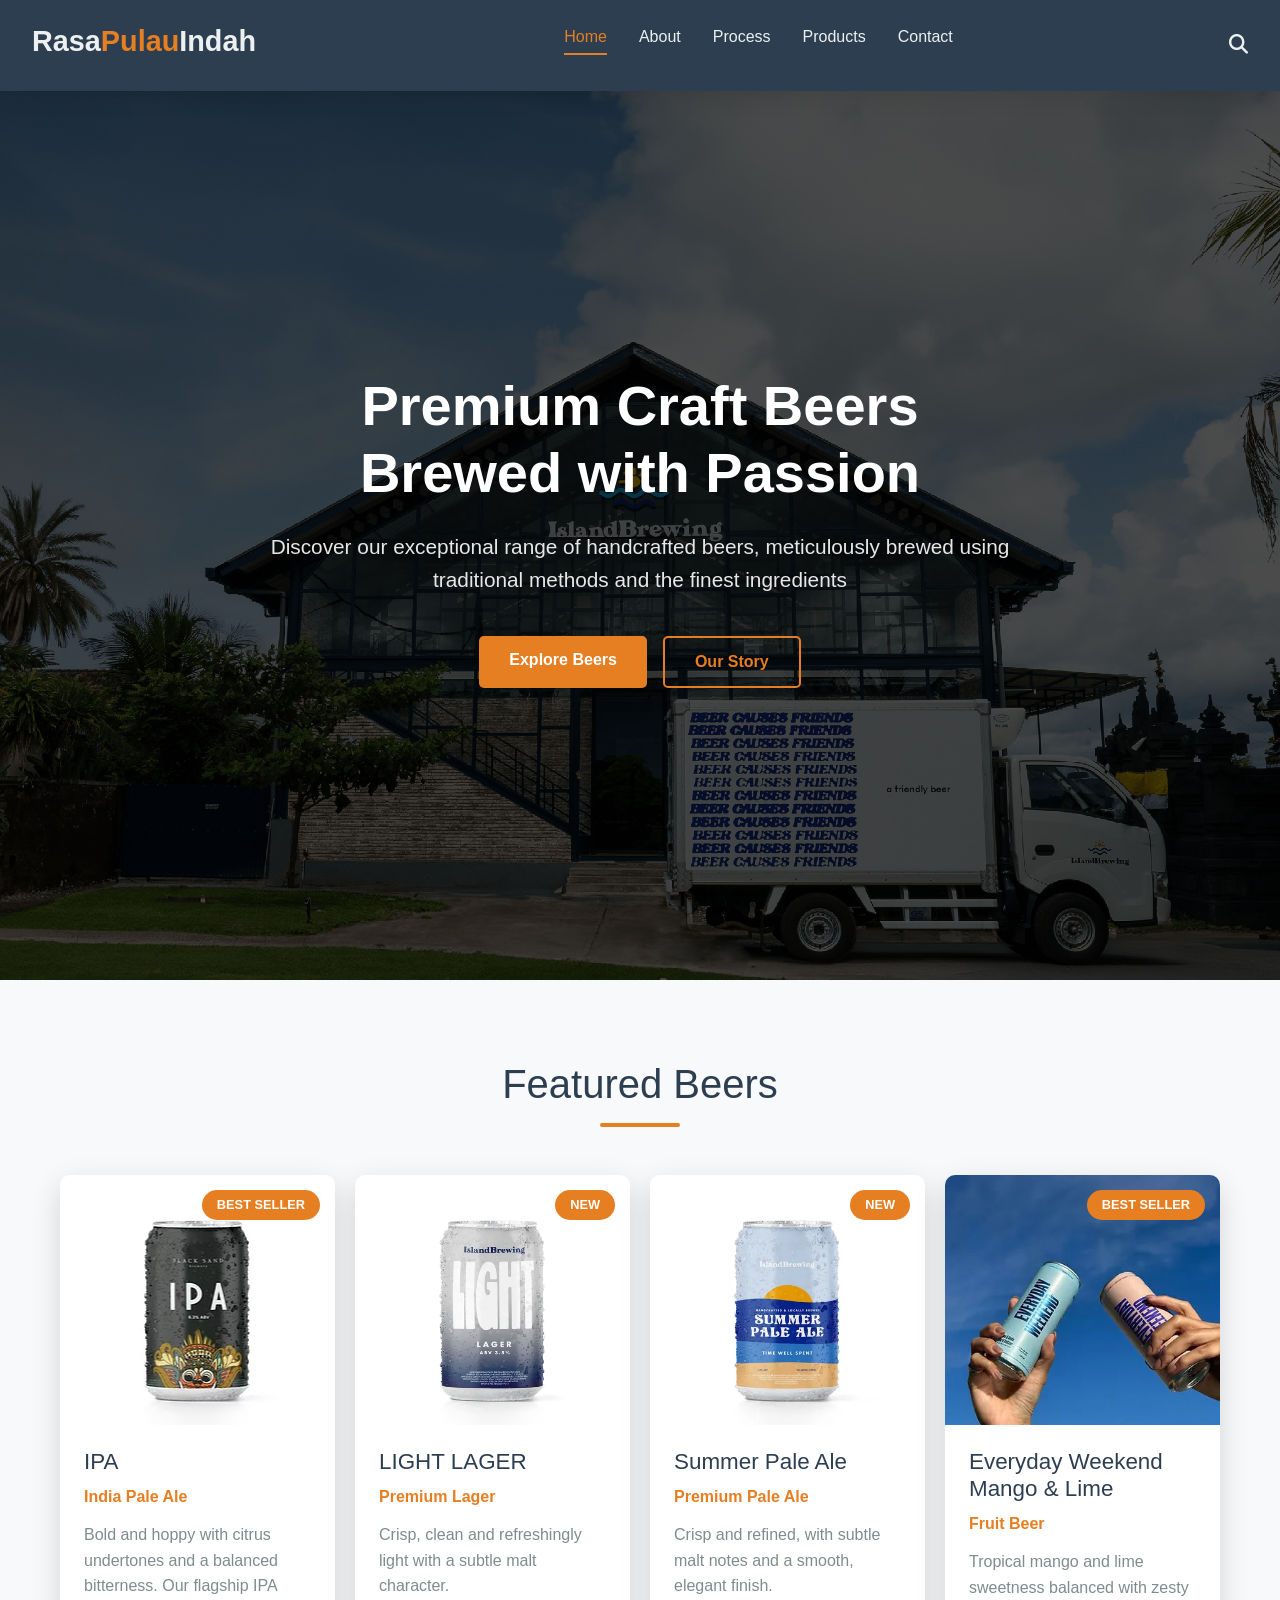
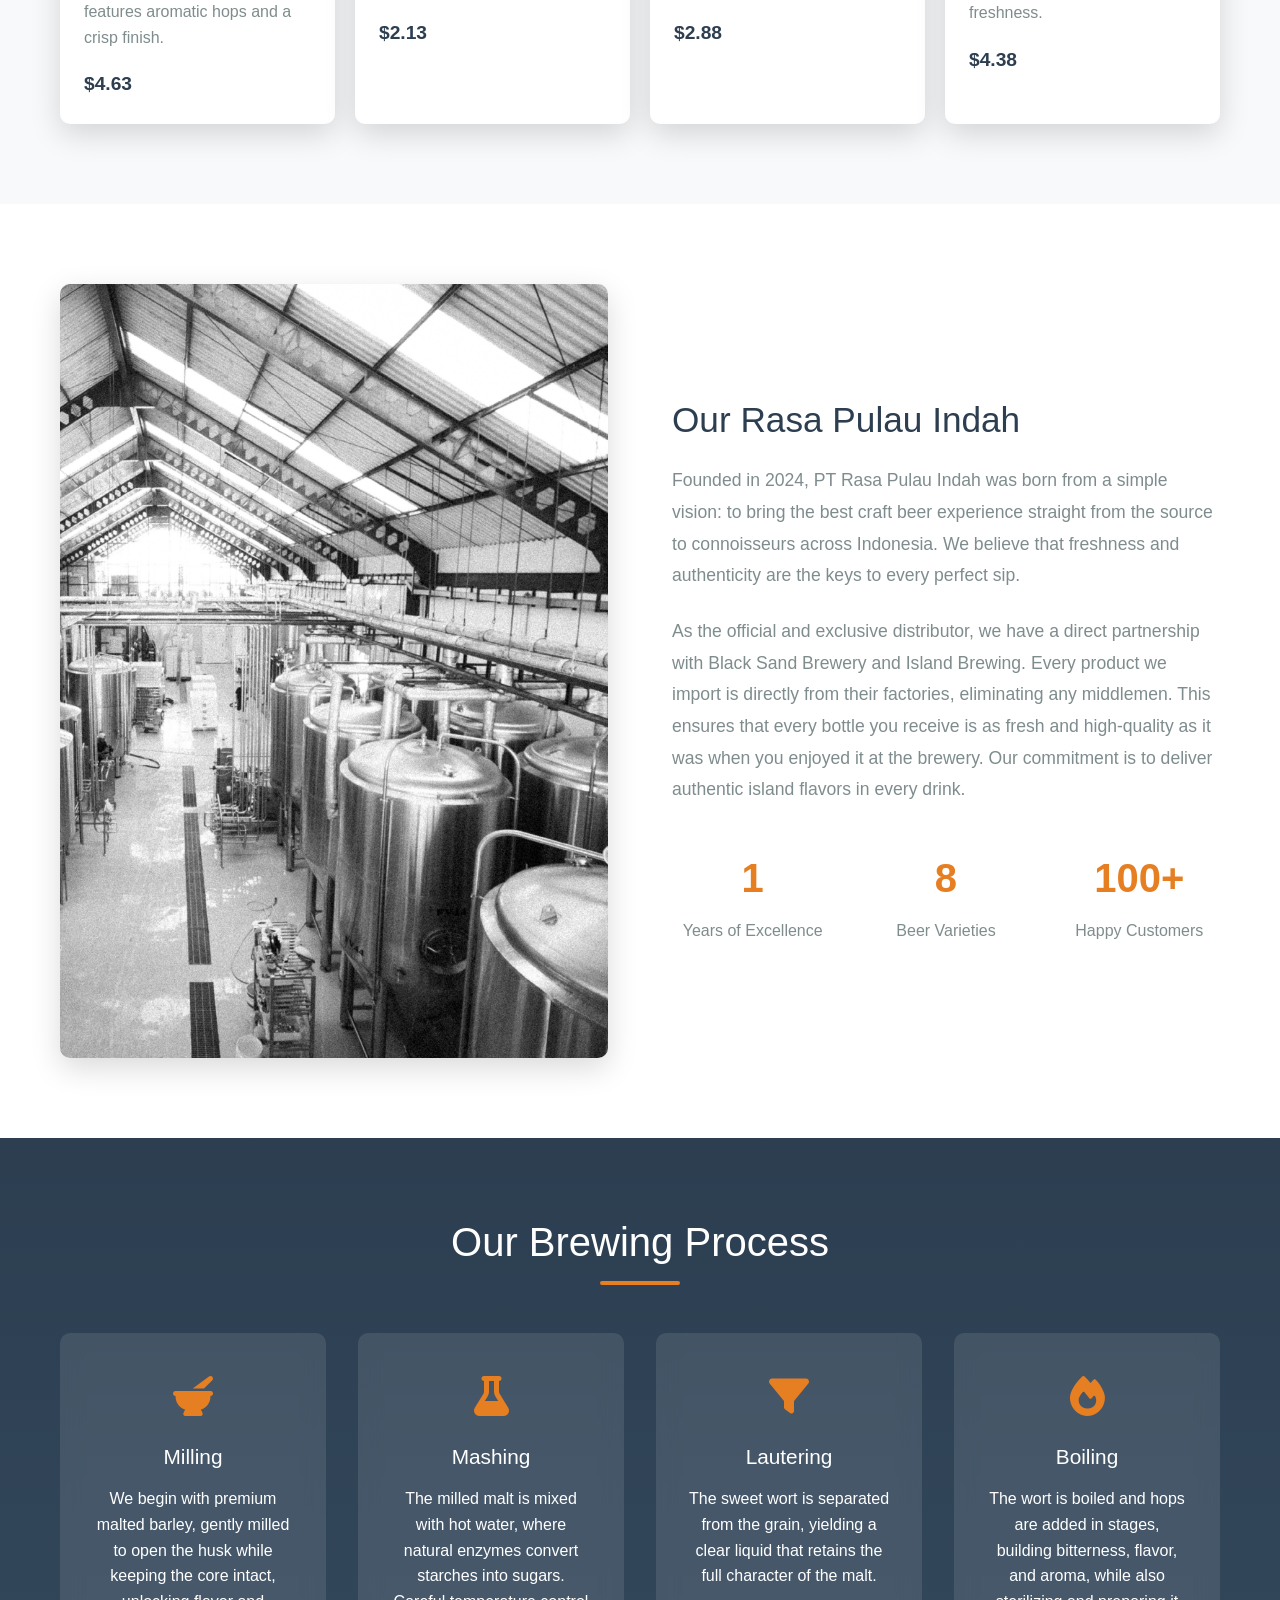
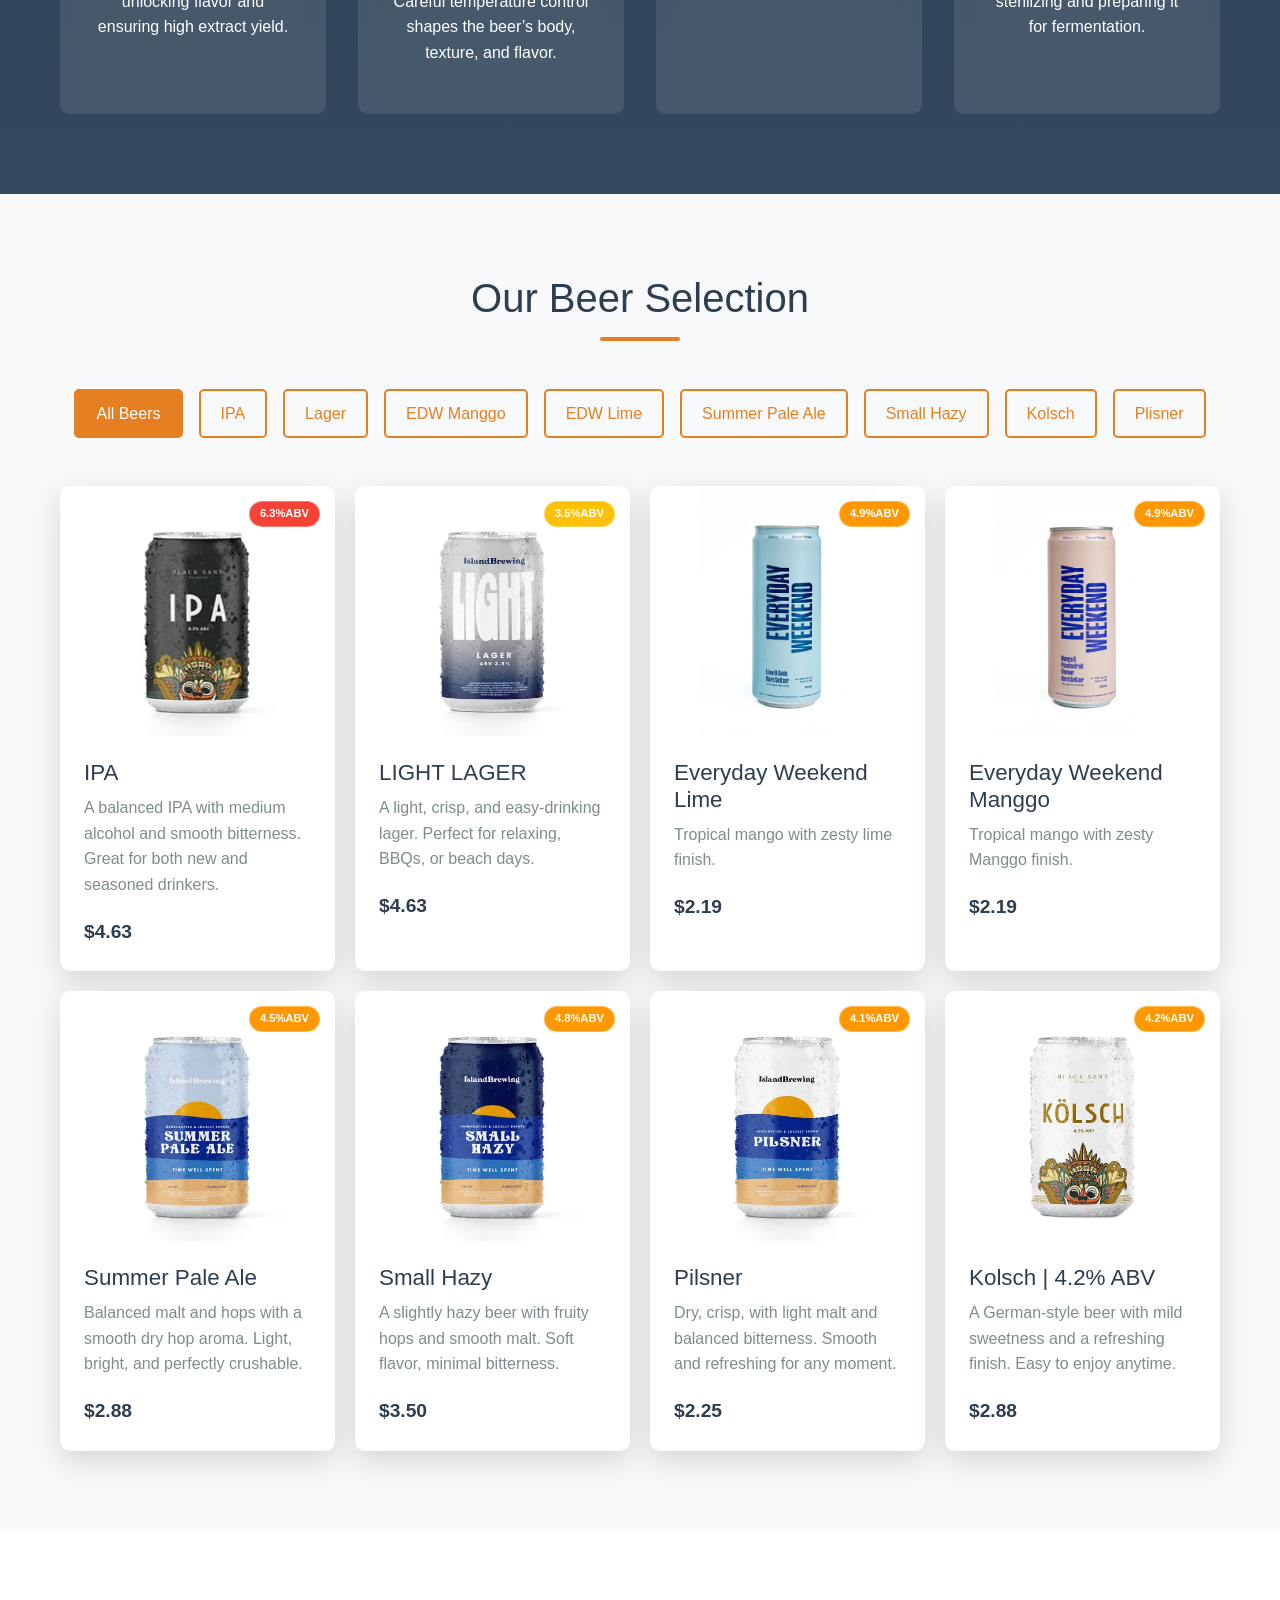
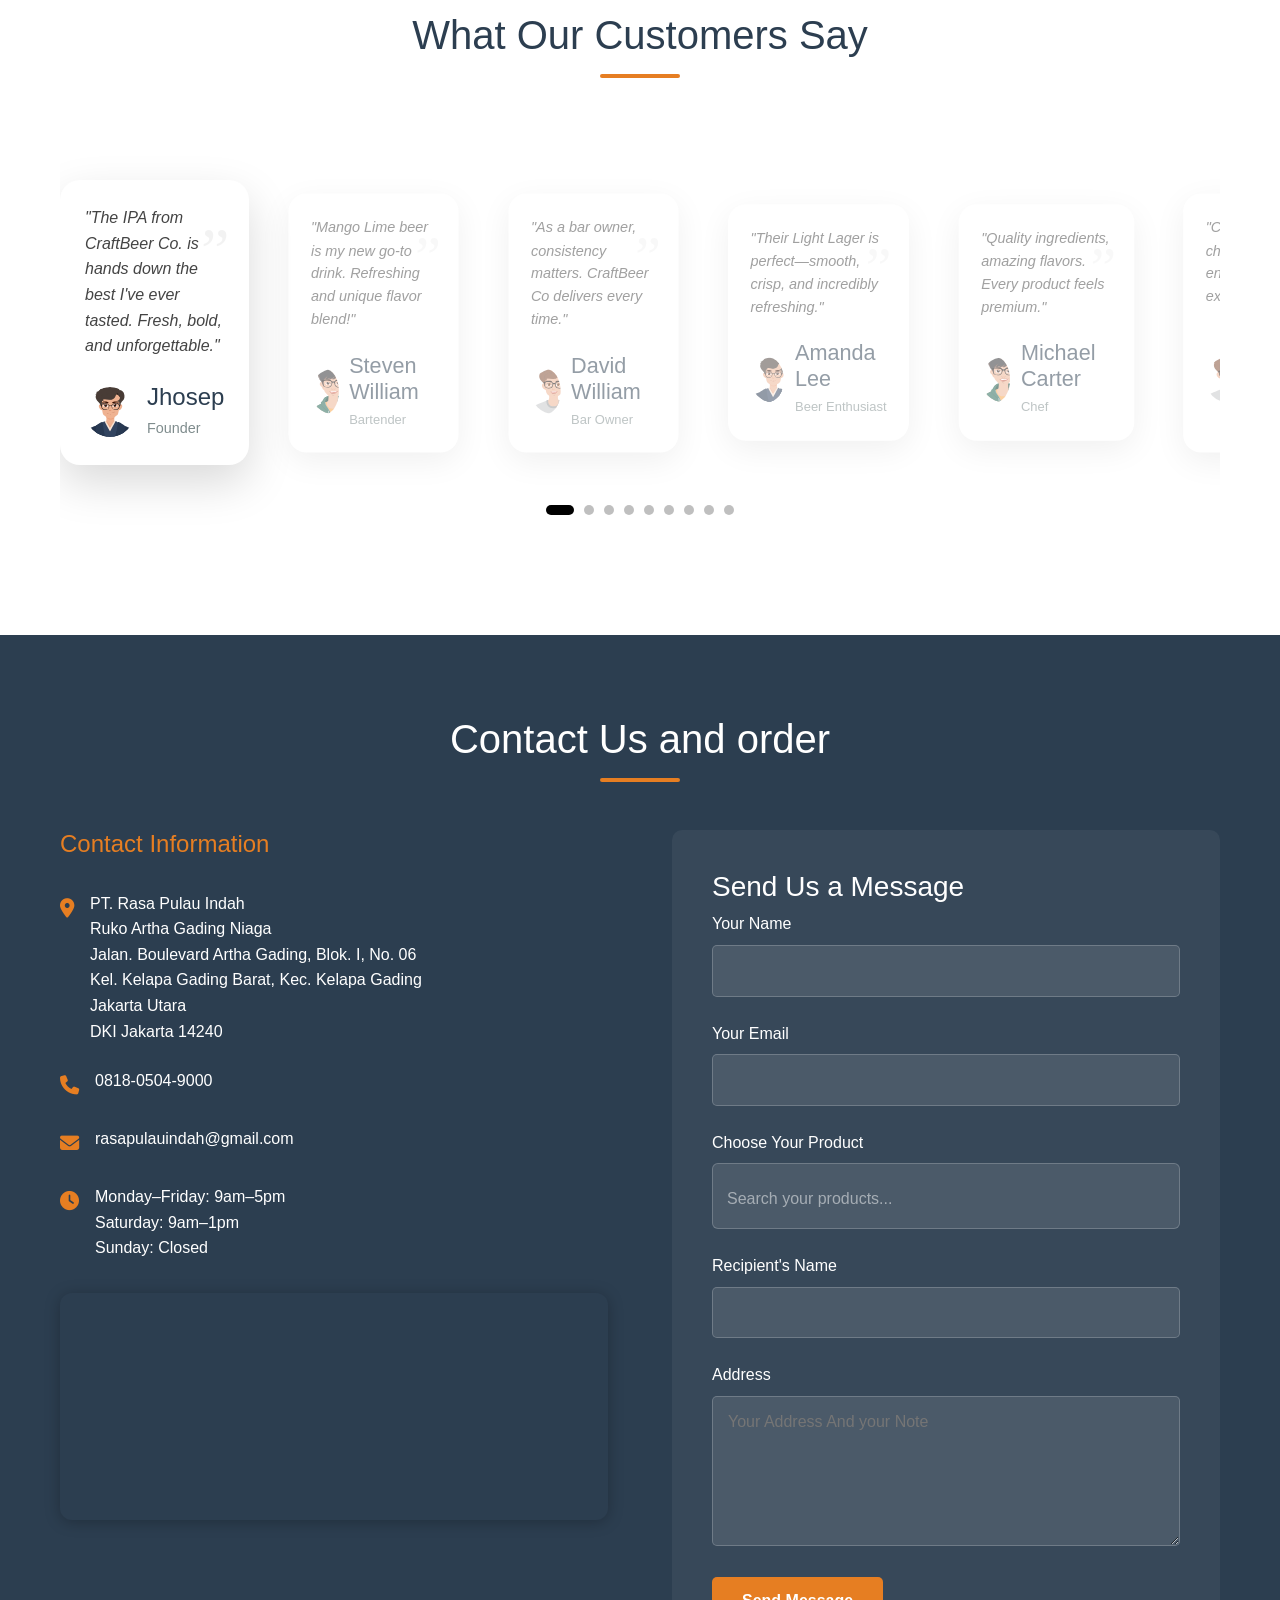
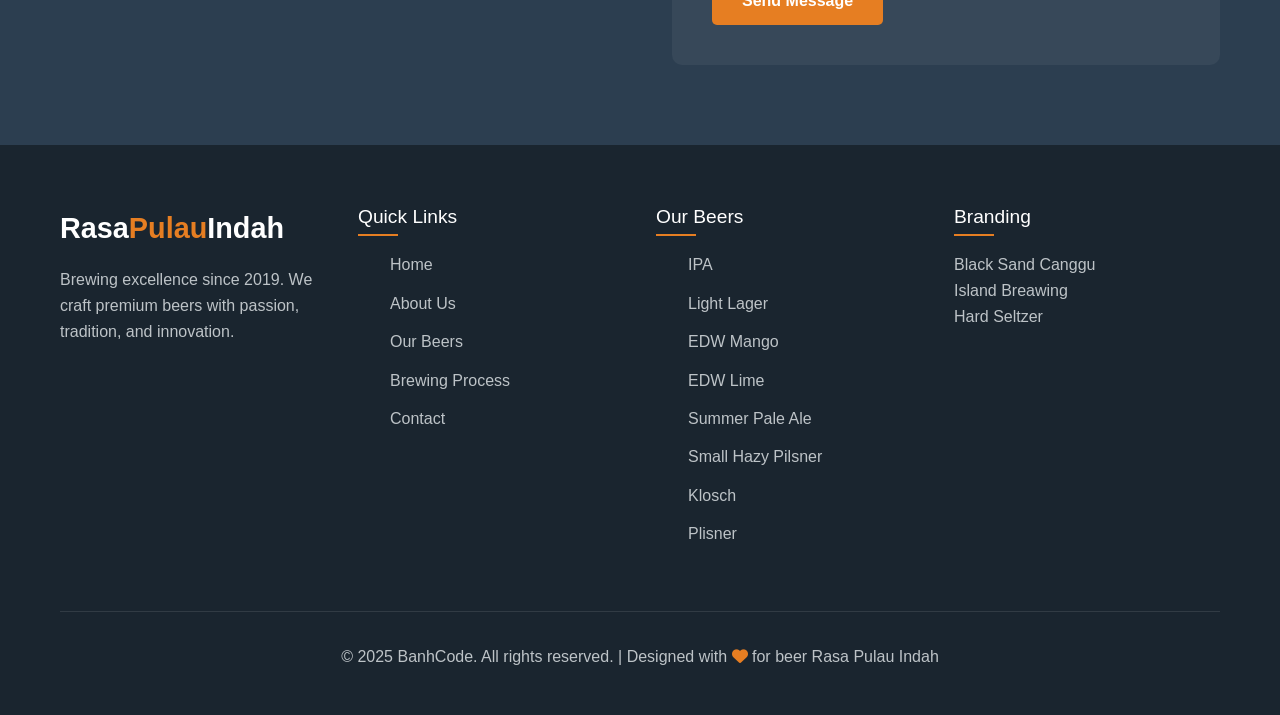
<file: index.html>
<!DOCTYPE html>
<html lang="en">
<head>
    <meta charset="UTF-8">
    <meta name="viewport" content="width=device-width, initial-scale=1.0">
    <title>Rasa Pulau Indah</title>
    <link rel="icon" type="image/png" href="images/logo.png">
    <link rel="stylesheet" href="https://cdnjs.cloudflare.com/ajax/libs/font-awesome/6.4.0/css/all.min.css">
    <link href="https://cdn.jsdelivr.net/npm/bootstrap@5.3.8/dist/css/bootstrap.min.css" rel="stylesheet" integrity="sha384-sRIl4kxILFvY47J16cr9ZwB07vP4J8+LH7qKQnuqkuIAvNWLzeN8tE5YBujZqJLB" crossorigin="anonymous">
    <link rel="stylesheet" href="css/main.css">
    <link rel="stylesheet" href="css/animations.css">
    <link rel="stylesheet" href="css/skeleton.css">
    <link rel="stylesheet" href="css/responsive.css">
</head>

<body>
  
    <!-- Navigation -->
    <nav class="navbar">
        <div class="nav-brand">
            <h1>Rasa<span>Pulau</span>Indah</h1>
        </div>
        
        <ul class="nav-menu">
            <li class="nav-item"><a href="#home" class="nav-link active">Home</a></li>
            <li class="nav-item"><a href="#about" class="nav-link">About</a></li>
            <li class="nav-item"><a href="#process" class="nav-link">Process</a></li>
            <li class="nav-item"><a href="#products" class="nav-link">Products</a></li>
            <li class="nav-item"><a href="#contact" class="nav-link">Contact</a></li>
        </ul>
        
<!-- NAV ACTIONS -->
<div class="nav-actions">
  <a href="#" class="nav-icon search-toggle"><i class="fas fa-search"></i></a> 
  <div class="hamburger">
    <span class="bar"></span>
    <span class="bar"></span>
    <span class="bar"></span>
  </div>
</div>

<!-- Search bar -->
<div class="search-bar" style="display:none;">
  <div class="search-box">
    <input type="text" id="searchInput" placeholder="Search beers...">
    <button id="searchClose" class="search-close" aria-label="Close search">&times;</button>
  </div>
  <div id="searchResults" class="search-results"></div>
</div>



    </nav>

    <!-- Hero Section -->
    <section id="home" class="hero">
        <div class="hero-content">
            <h2>Premium Craft Beers Brewed with Passion</h2>
            <p>Discover our exceptional range of handcrafted beers, meticulously brewed using traditional methods and the finest ingredients</p>
            <div class="hero-buttons">
                <a href="#products" class="btn">Explore Beers</a>
                <a href="#about" class="btn btn-outline">Our Story</a>
            </div>
        </div>
    </section>

    <!-- Featured Products -->
    <section id="featured" class="section featured-products">
        <div class="container">
            <h2 class="section-title">Featured Beers</h2>
            
            <div class="product-grid">
                <div class="product-card">
                    <div class="product-badge">BEST SELLER</div>
                    <div class="product-image">
                        <!-- <img src="https://placehold.co/400x300" alt="India Pale Ale with rich amber color and foamy head in a chilled glass"> -->
                        <img src="images/products/IPA.PNG" alt="India Pale Ale with rich amber color and foamy head in a chilled glass">

                    </div>
                    <div class="product-info">
                        <h3 class="product-title">IPA</h3>
                        <span class="product-type">India Pale Ale</span>
                        <p class="product-desc">Bold and hoppy with citrus undertones and a balanced bitterness. Our flagship IPA features aromatic hops and a crisp finish.</p>
                        <div class="product-meta">
                            <div class="product-price">$4.63</div>
                            <div class="product-actions">
                            </div>
                        </div>
                    </div>
                </div>
                
               <article class="product-card" data-tag="lager" role="article">
      <div class="product-badge">NEW</div>
      <div class="product-image">
        <img src="images/products/Light_Lager.PNG" alt="Light Lager">
      </div>
      <div class="product-info">
        <h3 class="product-title">LIGHT LAGER</h3>
        <span class="product-type">Premium Lager</span>
        <p class="product-desc">Crisp, clean and refreshingly light with a subtle malt character.</p>
                            <div class="product-price">$2.13</div>

      </div>
    </article>

    <article class="product-card" data-tag="summer-pale-ale" role="article">
      <div class="product-badge">NEW</div>
      <div class="product-image">
        <img src="images/products/SummerPaleAle.PNG" alt="Summer Pale Ale">
      </div>
      <div class="product-info">
        <h3 class="product-title">Summer Pale Ale</h3>
        <span class="product-type">Premium Pale Ale</span>
        <p class="product-desc">Crisp and refined, with subtle malt notes and a smooth, elegant finish.</p>
                            <div class="product-price">$2.88</div>

      </div>
    </article>

    <article class="product-card" data-tag="edw-manggo" role="article">
      <div class="product-badge">BEST SELLER</div>
      <div class="product-image">
        <img src="images/products/ManggoLime.PNG" alt="Everyday Weekend Mango & Lime">
      </div>
      <div class="product-info">
        <h3 class="product-title">Everyday Weekend Mango & Lime</h3>
        <span class="product-type">Fruit Beer</span>
        <p class="product-desc">Tropical mango and lime sweetness balanced with zesty freshness.</p>
                            <div class="product-price">$4.38</div>

      </div>
    </article>
  </div>
</div>
            </div>
        </div>
    </section>

    <!-- About Section -->
    <section id="about" class="section about">
        <div class="container">
            <div class="about-grid">
                <div class="about-image">
                        <img src="images/barrel.png" alt="India Pale Ale with rich amber color and foamy head in a chilled glass">
                    <!-- <img src="https://placehold.co/600x500" alt="Craft beer brewery interior with stainless steel fermentation tanks and traditional brewing equipment"> -->
                </div>
                <div class="about-content">
                    <h2>Our Rasa Pulau Indah</h2>
                    <p>Founded in 2024, PT Rasa Pulau Indah was born from a simple vision: to bring the best craft beer experience straight from the source to connoisseurs across Indonesia. We believe that freshness and authenticity are the keys to every perfect sip.</p>
                    <p>As the official and exclusive distributor, we have a direct partnership with Black Sand Brewery and Island Brewing. Every product we import is directly from their factories, eliminating any middlemen. This ensures that every bottle you receive is as fresh and high-quality as it was when you enjoyed it at the brewery. Our commitment is to deliver authentic island flavors in every drink.</p>
                    
                    <div class="about-stats">
                        <div class="stat-item">
                            <div class="stat-number">1</div>
                            <div class="stat-label">Years of Excellence</div>
                        </div>
                        <div class="stat-item">
                            <div class="stat-number">8</div>
                            <div class="stat-label">Beer Varieties</div>
                        </div>
                        <div class="stat-item">
                            <div class="stat-number">100+</div>
                            <div class="stat-label">Happy Customers</div>
                        </div>
                    </div>
                </div>
            </div>
        </div>
    </section>

    <!-- Brewing Process -->
    <section id="process" class="section process">
        <div class="container">
            <h2 class="section-title">Our Brewing Process</h2>
            
            <div class="process-grid">
                <div class="process-card">
                    <div class="process-icon">
                        <i class="fas fa-mortar-pestle"></i>
                    </div>
                    <h3 class="process-title">Milling</h3>
                    <p>We begin with premium malted barley, gently milled to open the husk while keeping the core intact, unlocking flavor and ensuring high extract yield.</p>
                </div>
                
                <div class="process-card">
                    <div class="process-icon">
                        <i class="fas fa-flask"></i>
                    </div>
                    <h3 class="process-title">Mashing</h3>
                    <p>The milled malt is mixed with hot water, where natural enzymes convert starches into sugars. Careful temperature control shapes the beer’s body, texture, and flavor.</p>
                </div>
                
                <div class="process-card">
                    <div class="process-icon">
                        <i class="fas fa-filter"></i>
                    </div>
                    <h3 class="process-title">Lautering</h3>
                    <p>The sweet wort is separated from the grain, yielding a clear liquid that retains the full character of the malt.</p>
                </div>
                
                <div class="process-card">
                    <div class="process-icon">
                        <i class="fas fa-fire"></i>
                    </div>
                    <h3 class="process-title">Boiling</h3>
                    <p>The wort is boiled and hops are added in stages, building bitterness, flavor, and aroma, while also sterilizing and preparing it for fermentation.</p>
                </div>
            </div>
        </div>
    </section>

  <!-- All Products -->
  <section id="products" class="section products">
    <div class="container">
      <h2 class="section-title">Our Beer Selection</h2>

      <!-- FILTER BUTTONS -->
<div class="product-filters" role="toolbar" aria-label="Filter products">
    <button class="filter-btn active" data-target="all" type="button">All Beers</button>
    <button class="filter-btn" data-target="ipa" type="button">IPA</button>
    <button class="filter-btn" data-target="lager" type="button">Lager</button>
    <button class="filter-btn" data-target="edw-manggo" type="button">EDW Manggo</button>
    <button class="filter-btn" data-target="edw-lime" type="button">EDW Lime</button>
    <button class="filter-btn" data-target="summer-pale-ale" type="button">Summer Pale Ale</button>
    <button class="filter-btn" data-target="small-hazy" type="button">Small Hazy</button>
    <button class="filter-btn" data-target="kolsch" type="button">Kolsch</button>
    <button class="filter-btn" data-target="plisner" type="button">Plisner</button>
  </div>

  <div class="product-grid">
    <article class="product-card" data-tag="ipa">
                    <div class="product-badge-ABV" data-abv="6.3">6.3%ABV</div>
      <div class="product-image"><img src="images/products/IPA.PNG" alt="India Pale Ale"></div>
      <div class="product-info"><h3 class="product-title">IPA</h3><p class="product-desc">A balanced IPA with medium alcohol and smooth bitterness. Great for both new and seasoned drinkers.</p>
                            <div class="product-price">$4.63</div>

      </div>

    </article>
    <article class="product-card" data-tag="lager">
                    <div class="product-badge-ABV" data-abv="3.5">3.5%ABV</div>
      <div class="product-image"><img src="images/products/Light_Lager.PNG" alt="Light Lager"></div>
      <div class="product-info"><h3 class="product-title">LIGHT LAGER</h3><p class="product-desc">A light, crisp, and easy-drinking lager. Perfect for relaxing, BBQs, or beach days.</p>
                            <div class="product-price">$4.63</div>
      </div>
    </article>

    <article class="product-card" data-tag="edw-lime">
                    <div class="product-badge-ABV" data-abv="4.9">4.9%ABV</div>
      <div class="product-image"><img src="images/products/EdwLime.PNG" alt="Everyday Weekend Lime"></div>
      <div class="product-info"><h3 class="product-title">Everyday Weekend Lime</h3><p class="product-desc">Tropical mango with zesty lime finish.</p>
                            <div class="product-price">$2.19</div>
      </div>
    </article>
    <article class="product-card" data-tag="edw-manggo">
                    <div class="product-badge-ABV" data-abv="4.9">4.9%ABV</div>
      <div class="product-image"><img src="images/products/EdwManggo.PNG" alt="Everyday Weekend Manggo"></div>
      <div class="product-info"><h3 class="product-title">Everyday Weekend Manggo</h3><p class="product-desc">Tropical mango with zesty Manggo finish.</p>
                            <div class="product-price">$2.19</div>
      </div>
    </article>
    <article class="product-card" data-tag="summer-pale-ale">
                    <div class="product-badge-ABV" data-abv="4.5">4.5%ABV</div>
      <div class="product-image"><img src="images/products/SummerPaleAle.PNG" alt="Summer Pale Ale"></div>
      <div class="product-info"><h3 class="product-title">Summer Pale Ale</h3><p class="product-desc">Balanced malt and hops with a smooth dry hop aroma. Light, bright, and perfectly crushable.</p>
                            <div class="product-price">$2.88</div>
      </div>
    </article>
    <article class="product-card" data-tag="small-hazy">
                    <div class="product-badge-ABV" data-abv="4.8">4.8%ABV</div>
      <div class="product-image"><img src="images/products/SmallHazy.PNG" alt="Small Hazy"></div>
      <div class="product-info"><h3 class="product-title">Small Hazy</h3><p class="product-desc">A slightly hazy beer with fruity hops and smooth malt. Soft flavor, minimal bitterness.</p>
                            <div class="product-price">$3.50</div>
      </div>
    </article>
    <article class="product-card" data-tag="plisner">
                    <div class="product-badge-ABV" data-abv="4.1">4.1%ABV</div>
      <div class="product-image"><img src="images/products/Pilsner.PNG" alt="Plisner"></div>
      <div class="product-info"><h3 class="product-title">Pilsner</h3><p class="product-desc">Dry, crisp, with light malt and balanced bitterness. Smooth and refreshing for any moment.</p>
                            <div class="product-price">$2.25</div>
      </div>
    </article>
    <article class="product-card" data-tag="kolsch">
                    <div class="product-badge-ABV" data-abv="4.2">4.2%ABV</div>
      <div class="product-image"><img src="images/products/Kolsch.PNG" alt="Kolsch"></div>
      <div class="product-info"><h3 class="product-title">Kolsch | 4.2% ABV</h3><p class="product-desc">A German-style beer with mild sweetness and a refreshing finish. Easy to enjoy anytime.</p>
                            <div class="product-price">$2.88</div>
      </div>
    </article>


  </div>
</div>

      </div>
    </div>
  </section>


    

<!-- Testimonials Carousel -->
<section class="section testimonials">
    <div class="container">
        <h2 class="section-title">What Our Customers Say</h2>

        <div class="testimonial-carousel">

            <!-- TRACK -->
            <div class="testimonial-track">

                <!-- Cards (as is from your original) -->
                <!-- CARD 1 -->
                <div class="testimonial-card">
                    <p class="testimonial-text">"The IPA from CraftBeer Co. is hands down the best I've ever tasted. Fresh, bold, and unforgettable."</p>
                    <div class="testimonial-author">
                        <div class="author-image">
                            <img src="images/avatar/avatar1.svg" alt="Customer Jhosep">
                        </div>
                        <div class="author-info">
                            <h4>Jhosep</h4>
                            <span class="author-role">Founder</span>
                        </div>
                    </div>
                </div>

                <!-- CARD 2 -->
                <div class="testimonial-card">
                    <p class="testimonial-text">"Mango Lime beer is my new go-to drink. Refreshing and unique flavor blend!"</p>
                    <div class="testimonial-author">
                        <div class="author-image">
                            <img src="images/avatar/avatar2.svg" alt="Customer Steven">
                        </div>
                        <div class="author-info">
                            <h4>Steven William</h4>
                            <span class="author-role">Bartender</span>
                        </div>
                    </div>
                </div>

                <!-- CARD 3 -->
                <div class="testimonial-card">
                    <p class="testimonial-text">"As a bar owner, consistency matters. CraftBeer Co delivers every time."</p>
                    <div class="testimonial-author">
                        <div class="author-image">
                            <img src="images/avatar/avatar3.svg" alt="Customer David">
                        </div>
                        <div class="author-info">
                            <h4>David William</h4>
                            <span class="author-role">Bar Owner</span>
                        </div>
                    </div>
                </div>

                <!-- CARD 4 -->
                <div class="testimonial-card">
                    <p class="testimonial-text">"Their Light Lager is perfect—smooth, crisp, and incredibly refreshing."</p>
                    <div class="testimonial-author">
                        <div class="author-image">
                            <img src="images/avatar/avatar1.svg" alt="Customer Amanda">
                        </div>
                        <div class="author-info">
                            <h4>Amanda Lee</h4>
                            <span class="author-role">Beer Enthusiast</span>
                        </div>
                    </div>
                </div>

                <!-- CARD 5 -->
                <div class="testimonial-card">
                    <p class="testimonial-text">"Quality ingredients, amazing flavors. Every product feels premium."</p>
                    <div class="testimonial-author">
                        <div class="author-image">
                            <img src="images/avatar/avatar2.svg" alt="Customer Michael">
                        </div>
                        <div class="author-info">
                            <h4>Michael Carter</h4>
                            <span class="author-role">Chef</span>
                        </div>
                    </div>
                </div>

                <!-- CARD 6 -->
                <div class="testimonial-card">
                    <p class="testimonial-text">"CraftBeer Co. changed the way I enjoy beer. Truly exceptional."</p>
                    <div class="testimonial-author">
                        <div class="author-image">
                            <img src="images/avatar/avatar3.svg" alt="Customer Emily">
                        </div>
                        <div class="author-info">
                            <h4>Emily Parker</h4>
                            <span class="author-role">Beverage Specialist</span>
                        </div>
                    </div>
                </div>

                <!-- CARD 7 -->
                <div class="testimonial-card">
                    <p class="testimonial-text">"Every product feels handcrafted. You can taste the love in every sip."</p>
                    <div class="testimonial-author">
                        <div class="author-image">
                            <img src="images/avatar/avatar1.svg" alt="Customer Robert">
                        </div>
                        <div class="author-info">
                            <h4>Robert Miles</h4>
                            <span class="author-role">Mixologist</span>
                        </div>
                    </div>
                </div>

                <!-- CARD 8 -->
                <div class="testimonial-card">
                    <p class="testimonial-text">"Their seasonal flavors are always exciting. Never disappoints!"</p>
                    <div class="testimonial-author">
                        <div class="author-image">
                            <img src="images/avatar/avatar2.svg" alt="Customer Sarah">
                        </div>
                        <div class="author-info">
                            <h4>Sarah James</h4>
                            <span class="author-role">Cafe Owner</span>
                        </div>
                    </div>
                </div>

                <!-- CARD 9 -->
                <div class="testimonial-card">
                    <p class="testimonial-text">"My customers always ask for CraftBeer products. Amazing reputation."</p>
                    <div class="testimonial-author">
                        <div class="author-image">
                            <img src="images/avatar/avatar3.svg" alt="Customer Andrew">
                        </div>
                        <div class="author-info">
                            <h4>Andrew Scott</h4>
                            <span class="author-role">Restaurant Manager</span>
                        </div>
                    </div>
                </div>

            </div>

            <!-- DOTS -->
            <div class="dots"></div>

        </div>
    </div>
</section>


<!-- Contact Section -->
<section id="contact" class="section contact">
  <div class="container">
    <h2 class="section-title">Contact Us and order</h2>

    <div class="contact-grid">
      <!-- Left Side: Contact Info -->
      <div class="contact-info">
        <h3>Contact Information</h3>

        <div class="contact-details">
          <div class="contact-item">
            <div class="contact-icon">
              <i class="fas fa-map-marker-alt"></i>
            </div>
            <div class="contact-text">
              PT. Rasa Pulau Indah<br>
              Ruko Artha Gading Niaga<br>
              Jalan. Boulevard Artha Gading, Blok. I, No. 06<br>
              Kel. Kelapa Gading Barat, Kec. Kelapa Gading<br>
              Jakarta Utara<br>
              DKI Jakarta 14240
            </div>
          </div>

          <div class="contact-item">
            <div class="contact-icon">
              <i class="fas fa-phone"></i>
            </div>
            <div class="contact-text">0818-0504-9000</div>
          </div>

          <div class="contact-item">
            <div class="contact-icon">
              <i class="fas fa-envelope"></i>
            </div>
            <div class="contact-text">rasapulauindah@gmail.com</div>
          </div>

          <div class="contact-item">
            <div class="contact-icon">
              <i class="fas fa-clock"></i>
            </div>
            <div class="contact-text">
              Monday–Friday: 9am–5pm<br>
              Saturday: 9am–1pm<br>
              Sunday: Closed
            </div>
          </div>
        </div>

        <!-- Responsive Google Map -->
        <div class="map-wrapper">
          <iframe
            src="https://www.google.com/maps/embed?pb=!1m18!1m12!1m3!1d8166.164570931843!2d106.89189247634046!3d-6.151533834528472!2m3!1f0!2f0!3f0!3m2!1i1024!2i768!4f13.1!3m3!1m2!1s0x2e69f500264b1a37%3A0xd94d6eb1307f5e71!2sPT.%20Rasa%20Pulau%20Indah!5e0!3m2!1sen!2sid!4v1761039407226!5m2!1sen!2sid"
            allowfullscreen=""
            loading="lazy"
            referrerpolicy="no-referrer-when-downgrade">
          </iframe>
        </div>

        <!-- <div class="social-links">
          <a href="#" class="social-link"><i class="fab fa-facebook-f"></i></a>
          <a href="#" class="social-link"><i class="fab fa-instagram"></i></a>
          <a href="#" class="social-link"><i class="fab fa-twitter"></i></a>
          <a href="#" class="social-link"><i class="fab fa-linkedin-in"></i></a>
        </div> -->
      </div>

      <!-- Right Side: Contact Form -->
      <div class="contact-form">
        <h3>Send Us a Message</h3>
        <form>
          <div class="form-group">
            <label for="name" class="form-label">Your Name</label>
            <input type="text" id="name" class="form-input" required>
          </div>

          <div class="form-group">
            <label for="email" class="form-label">Your Email</label>
            <input type="email" id="email" class="form-input" required>
          </div>

          <div class="form-group product-select-group">
            <label for="subject" class="form-label">Choose Your Product</label>
            <div class="product-multiselect">
              <div class="selected-products" id="selectedProducts"></div>
              <input 
                type="text" 
                id="subject" 
                class="form-input product-search-input" 
                placeholder="Search your products..." 
                autocomplete="off"
              >
              <div class="product-search-results"></div>
            </div>
          </div>

          <div class="form-group">
            <label for="recipientsname" class="form-label">Recipient's Name</label>
            <input type="text" id="recipientsname" class="form-input" required>
          </div>

          <div class="form-group">
            <label for="message" class="form-label">Address</label>
            <textarea id="message" class="form-input" placeholder="Your Address And your Note" required></textarea>
          </div>

          <button type="submit" class="btn">Send Message</button>
        </form>
      </div>
    </div>
  </div>
</section>



    <!-- Footer -->
    <footer class="footer">
        <div class="container">
            <div class="footer-grid">
                <div class="footer-about">
                    <div class="footer-logo">Rasa<span>Pulau</span>Indah</div>
                    <p class="footer-desc">Brewing excellence since 2019. We craft premium beers with passion, tradition, and innovation.</p>
                </div>
                
                <div class="footer-links">
                    <h4 class="footer-heading">Quick Links</h4>
                    <ul class="footer-links">
                        <li><a href="#home">Home</a></li>
                        <li><a href="#about">About Us</a></li>
                        <li><a href="#products">Our Beers</a></li>
                        <li><a href="#process">Brewing Process</a></li>
                        <li><a href="#contact">Contact</a></li>
                    </ul>
                </div>
                
                <div class="footer-links">
                    <h4 class="footer-heading">Our Beers</h4>
                    <ul class="footer-links">
                        <li><a href="#" data-target="ipa">IPA</a></li>
                        <li><a href="#" data-target="lager">Light Lager</a></li>
                        <li><a href="#" data-target="edw-manggo">EDW Mango</a></li>
                        <li><a href="#" data-target="edw-lime">EDW Lime</a></li>
                        <li><a href="#" data-target="summer-pale-ale">Summer Pale Ale</a></li>
                        <li><a href="#" data-target="small-hazy">Small Hazy Pilsner</a></li>
                        <li><a href="#" data-target="Kolsch">Klosch</a></li>
                        <li><a href="#" data-target="Plisner">Plisner</a></li>
                    </ul>
                </div>
                
                <div class="footer-newsletter">
                    <h4 class="footer-heading">Branding</h4>
                    <p>Black Sand Canggu <br> Island Breawing <br> Hard Seltzer</p>
                </div>
            </div>
            
            <div class="footer-bottom">
                <p>&copy; 2025 BanhCode. All rights reserved. | Designed with <i class="fas fa-heart" style="color: #e67e22;"></i> for beer Rasa Pulau Indah</p>
            </div>
        </div>
    </footer>

    <script src="js/main.js"></script>
    <script src="js/products.js"></script>
    <script src="https://cdn.jsdelivr.net/npm/bootstrap@5.3.8/dist/js/bootstrap.bundle.min.js" integrity="sha384-FKyoEForCGlyvwx9Hj09JcYn3nv7wiPVlz7YYwJrWVcXK/BmnVDxM+D2scQbITxI" crossorigin="anonymous"></script>
</body>
</html>
</file>
<file: css/main.css>
/* Base Styles */
        :root {
            --primary: #2c3e50;
            --secondary: #e67e22;
            --accent: #d35400;
            --light: #ecf0f1;
            --dark: #2c3e50;
            --text: #333;
            --text-light: #7f8c8d;
            --shadow: 0 10px 30px rgba(0, 0, 0, 0.15);
            --transition: all 0.3s ease;
        }


        
        
        * {
            margin: 0;
            padding: 0;
            box-sizing: border-box;
        }
        
        body {
            font-family: 'Segoe UI', Tahoma, Geneva, Verdana, sans-serif;
            line-height: 1.6;
            color: var(--text);
            background-color: #fff;
            overflow-x: hidden;
        }
        
        .container {
            max-width: 1200px;
            margin: 0 auto;
            padding: 0 20px;
        }
        
        .section {
            padding: 80px 0;
        }
        
        .section-title {
            font-size: 2.5rem;
            text-align: center;
            margin-bottom: 3rem;
            color: var(--dark);
            position: relative;
        }
        
        .section-title:after {
            content: '';
            display: block;
            width: 80px;
            height: 4px;
            background: var(--secondary);
            margin: 15px auto;
            border-radius: 2px;
        }
        
        .btn {
            display: inline-block;
            padding: 12px 30px;
            background: var(--secondary);
            color: white;
            text-decoration: none;
            border-radius: 5px;
            font-weight: 600;
            transition: var(--transition);
            border: none;
            cursor: pointer;
        }
        
        .btn:hover {
            background: var(--accent);
            transform: translateY(-3px);
            box-shadow: var(--shadow);
        }
        
        .btn-outline {
            background: transparent;
            border: 2px solid var(--secondary);
            color: var(--secondary);
        }
        
        .btn-outline:hover {
            background: var(--secondary);
            color: white;
        }
        
/* Navigation */
.navbar {
    display: flex;
    justify-content: space-between;
    align-items: center;
    padding: 1.5rem 2rem;
    background-color: var(--primary);
    position: fixed;
    width: 100%;
    top: 0;
    z-index: 1000;
    box-shadow: 0 5px 20px rgba(0, 0, 0, 0.1);
}

.nav-brand {
    display: flex;
    align-items: center;
}

.nav-brand h1 {
    color: var(--light);
    font-size: 1.8rem;
    font-weight: 700;
}

.nav-brand span {
    color: var(--secondary);
}

.nav-menu {
    display: flex;
    list-style: none;
    gap: 2rem;
}

.nav-link {
    color: var(--light);
    text-decoration: none;
    font-weight: 500;
    transition: var(--transition);
    position: relative;
}

.nav-link:hover,
.nav-link.active {
    color: var(--secondary);
}

.nav-link:after {
    content: '';
    position: absolute;
    width: 0;
    height: 2px;
    bottom: -5px;
    left: 0;
    background-color: var(--secondary);
    transition: var(--transition);
}

.nav-link:hover:after,
.nav-link.active:after {
    width: 100%;
}

.nav-actions {
    display: flex;
    gap: 1rem;
    align-items: center;
}

.nav-icon {
    color: var(--light);
    font-size: 1.2rem;
    transition: var(--transition);
}

.nav-icon:hover {
    color: var(--secondary);
}

.hamburger {
    display: none;
    flex-direction: column;
    cursor: pointer;
}

.bar {
    width: 25px;
    height: 3px;
    background-color: var(--light);
    margin: 3px 0;
    transition: var(--transition);
}

/* =========================
   MOBILE STYLES
========================= */
@media (max-width: 768px) {
    .navbar {
        background-color: #2c3e50; /* Solid dark background */
    }

    .hamburger {
        display: flex;
    }

    .nav-menu {
        position: fixed; /* biar nutup seluruh layar bagian atas */
        top: 70px; /* sesuaikan tinggi navbar */
        left: 0;
        width: 100%;
        height: calc(100vh - 70px); /* penuhi layar bawah navbar */
        background-color: rgba(44, 62, 80, 0.98); /* gelap solid, bisa ubah ke #2c3e50 */
        backdrop-filter: blur(4px);
        flex-direction: column;
        align-items: center;
        justify-content: flex-start;
        gap: 1.5rem;
        padding: 2rem 0;
        display: none;
        z-index: 999;
    }

    .nav-menu.active {
        display: flex;
        animation: slideDown 0.3s ease;
    }

    .nav-link {
        color: #ecf0f1;
        font-size: 1.1rem;
        text-align: center;
        width: 100%;
    }

    .nav-link:hover {
        color: var(--secondary);
    }
}

/* Animasi muncul lembut */
@keyframes slideDown {
    from {
        opacity: 0;
        transform: translateY(-10px);
    }
    to {
        opacity: 1;
        transform: translateY(0);
    }
}


        
        /* Hero Section */
        .hero {
            background: linear-gradient(rgba(0, 0, 0, 0.7), rgba(0, 0, 0, 0.7)), url('../images/Picture.png') center/cover no-repeat;
            height: 100vh;
            display: flex;
            align-items: center;
            justify-content: center;
            text-align: center;
            color: white;
            margin-top: 80px;
        }
        
        .hero-content {
            max-width: 800px;
            padding: 0 20px;
        }
        
        .hero-content h2 {
            font-size: 3.5rem;
            margin-bottom: 1.5rem;
            font-weight: 700;
        }
        
        .hero-content p {
            font-size: 1.3rem;
            margin-bottom: 2.5rem;
            opacity: 0.9;
        }
        
        .hero-buttons {
            display: flex;
            gap: 1rem;
            justify-content: center;
        }
        
        /* Featured Products */
        .featured-products {
            background-color: #f8f9fa;
        }
        
        .product-grid {
  display: grid;
  grid-template-columns: repeat(auto-fill, minmax(220px, 1fr)); 
  gap: 20px;
  justify-content: start; /* biar tetap center */
        }
        
        .product-card {
            background: white;
            border-radius: 10px;
            overflow: hidden;
            box-shadow: var(--shadow);
            /* transition: var(--transition); */
             transition: opacity 0.3s ease, transform 0.3s ease;
            position: relative;
              max-width: 280px;   /* batasi ukuran card */
   margin: 0 auto;     /*center di dalam grid cell */
   width: 100%;        /* isi penuh dalam grid cell */
        }

        .product-card.hide {
  opacity: 0;
    visibility: hidden;
  transform: scale(0.9);
   display: none; /* ⬅️ INI YANG BIKIN GRID TETEP RAPI */
  pointer-events: none;
  position: absolute;
}

.product-card.hiding {
  opacity: 0;
  transform: scale(0.9);
}

.product-card.hidden {
  display: none !important;
}
        
        .product-card:hover {
            transform: translateY(-10px);
            box-shadow: 0 15px 35px rgba(0, 0, 0, 0.2);
        }
        
        .product-badge {
            position: absolute;
            top: 15px;
            right: 15px;
            background: var(--secondary);
            color: white;
            padding: 5px 15px;
            border-radius: 20px;
            font-weight: 600;
            font-size: 0.8rem;
        }

.product-badge-ABV {
    position: absolute;
    top: 15px;
    right: 15px;
    color: white;
    padding: 3px 10px;
    border-radius: 15px;
    font-weight: 600;
    font-size: 0.7rem;
    border: 1px solid rgba(255, 255, 255, 0.3);
    transition: background 0.3s ease;
}

/* warna default (ABV rendah) */
.abv-low {
    background: #FFC107; /* kuning */
}

/* ABV sedang */
.abv-medium {
    background: #FF9800; /* oranye */
}

/* ABV tinggi */
.abv-high {
    background: #F44336; /* merah */
}


        
        .product-image {
            height: 250px;
            overflow: hidden;
        }
        
        .product-image img {
            width: 100%;
            height: 100%;
            object-fit: cover;
            transition: var(--transition);
        }
        
        .product-card:hover .product-image img {
            transform: scale(1.1);
        }
        
        .product-info {
            padding: 1.5rem;
        }
        
        .product-title {
            font-size: 1.4rem;
            margin-bottom: 0.5rem;
            color: var(--dark);
        }
        
        .product-type {
            color: var(--secondary);
            font-weight: 600;
            margin-bottom: 0.8rem;
            display: block;
        }
        
        .product-desc {
            color: var(--text-light);
            margin-bottom: 1.2rem;
            line-height: 1.6;
        }
        
        .product-meta {
            display: flex;
            justify-content: space-between;
            align-items: center;
        }
        
        .product-price {
            font-weight: 700;
            font-size: 1.2rem;
            color: var(--dark);
        }
        
        .product-actions {
            display: flex;
            gap: 0.5rem;
        }
        
        .product-btn {
            width: 35px;
            height: 35px;
            border-radius: 50%;
            display: flex;
            align-items: center;
            justify-content: center;
            background: var(--light);
            color: var(--dark);
            transition: var(--transition);
        }
        
        .product-btn:hover {
            background: var(--secondary);
            color: white;
        }
        
        /* About Section */
        .about {
            background: white;
        }
        
        .about-grid {
            display: grid;
            grid-template-columns: 1fr 1fr;
            gap: 4rem;
            align-items: center;
        }
        
        .about-image {
            position: relative;
        }
        
        .about-image img {
            width: 100%;
            border-radius: 10px;
            box-shadow: var(--shadow);
        }
        
        .about-image:after {
            content: '';
            position: absolute;
            width: 100%;
            height: 100%;
            border: 3px solid var(--secondary);
            border-radius: 10px;
            top: 15px;
            left: 15px;
            z-index: -1;
        }
        
        .about-content h2 {
            font-size: 2.2rem;
            margin-bottom: 1.5rem;
            color: var(--dark);
        }
        
        .about-content p {
            margin-bottom: 1.5rem;
            font-size: 1.1rem;
            line-height: 1.8;
            color: var(--text-light);
        }
        
        .about-stats {
            display: grid;
            grid-template-columns: repeat(3, 1fr);
            gap: 2rem;
            margin-top: 2.5rem;
        }
        
        .stat-item {
            text-align: center;
        }
        
        .stat-number {
            font-size: 2.5rem;
            font-weight: 700;
            color: var(--secondary);
            margin-bottom: 0.5rem;
        }
        
        .stat-label {
            color: var(--text-light);
            font-weight: 500;
        }
        
        /* Brewing Process */
        .process {
            background: linear-gradient(to bottom, #2c3e50, #34495e);
            color: white;
            position: relative;
        }
        
        .process:before {
            content: '';
            position: absolute;
            top: 0;
            left: 0;
            width: 100%;
            height: 100%;
            background: url('https://images.unsplash.com/photo-1516456719541-1d0e6eb3df32?ixlib=rb-4.0.3&auto=format&fit=crop&w=1920&q=80') center/cover no-repeat;
            opacity: 0.1;
        }
        
        .process .section-title {
            color: white;
        }
        
        .process-grid {
            display: grid;
            grid-template-columns: repeat(auto-fit, minmax(250px, 1fr));
            gap: 2rem;
        }
        
        .process-card {
            background: rgba(255, 255, 255, 0.1);
            backdrop-filter: blur(10px);
            padding: 2rem;
            border-radius: 10px;
            text-align: center;
            transition: var(--transition);
        }
        
        .process-card:hover {
            transform: translateY(-5px);
            background: rgba(255, 255, 255, 0.15);
        }
        
        .process-icon {
            font-size: 2.5rem;
            color: var(--secondary);
            margin-bottom: 1rem;
        }
        
        .process-title {
            font-size: 1.3rem;
            margin-bottom: 1rem;
        }
        
        /* All Products */
        .products {
            background: #f8f9fa;
        }
        
        .product-filters {
            display: flex;
            justify-content: center;
            gap: 1rem;
            margin-bottom: 3rem;
            flex-wrap: wrap;
        }
        
        .filter-btn {
            padding: 10px 20px;
            border: 2px solid var(--secondary);
            background: transparent;
            color: var(--secondary);
            border-radius: 5px;
            cursor: pointer;
            transition: var(--transition);
            font-weight: 500;
        }
        
        .filter-btn.active,
        .filter-btn:hover {
            background: var(--secondary);
            color: white;
        }
        
        /* Testimonials */
        .testimonials {
            background: white;
        }
        
        .testimonial-grid {
            display: grid;
            grid-template-columns: repeat(auto-fit, minmax(300px, 1fr));
            gap: 2rem;
        }
        
        .testimonial-card {
            background: #f8f9fa;
            padding: 2rem;
            border-radius: 10px;
            box-shadow: var(--shadow);
            position: relative;
        }
        
        .testimonial-card:after {
            content: '\201D';
            position: absolute;
            top: 20px;
            right: 20px;
            font-size: 4rem;
            color: rgba(0, 0, 0, 0.05);
            font-family: Georgia, serif;
        }
        
        .testimonial-text {
            font-style: italic;
            margin-bottom: 1.5rem;
            line-height: 1.7;
            color: var(--text);
        }
        
        .testimonial-author {
            display: flex;
            align-items: center;
            gap: 1rem;
        }
        
        .author-image {
            width: 50px;
            height: 50px;
            border-radius: 50%;
            overflow: hidden;
        }
        
        .author-image img {
            width: 100%;
            height: 100%;
            object-fit: cover;
        }
        
        .author-info h4 {
            color: var(--dark);
            margin-bottom: 0.2rem;
        }
        
        .author-role {
            color: var(--text-light);
            font-size: 0.9rem;
        }
        
        /* Contact Section */
        .contact {
            background: var(--dark);
            color: white;
        }
        
        .contact .section-title {
            color: white;
        }
        
        .contact-grid {
            display: grid;
            grid-template-columns: 1fr 1fr;
            gap: 4rem;
        }
        
        .contact-info h3 {
            font-size: 1.5rem;
            margin-bottom: 2rem;
            color: var(--secondary);
        }
        
        .contact-details {
            margin-bottom: 2rem;
        }
        
        .contact-item {
            display: flex;
            gap: 1rem;
            margin-bottom: 1.5rem;
            align-items: flex-start;
        }
        
        .contact-icon {
            color: var(--secondary);
            font-size: 1.2rem;
            margin-top: 0.2rem;
        }
        
        .contact-text {
            line-height: 1.6;
        }
        
        .social-links {
            display: flex;
            gap: 1rem;
            margin-top: 2rem;
        }
        
        .social-link {
            width: 40px;
            height: 40px;
            border-radius: 50%;
            background: rgba(255, 255, 255, 0.1);
            display: flex;
            align-items: center;
            justify-content: center;
            color: white;
            transition: var(--transition);
        }
        
        .social-link:hover {
            background: var(--secondary);
            transform: translateY(-3px);
        }
        
        .contact-form {
            background: rgba(255, 255, 255, 0.05);
            padding: 2.5rem;
            border-radius: 10px;
        }
        
        .form-group {
            margin-bottom: 1.5rem;
        }
        
        .form-label {
            display: block;
            margin-bottom: 0.5rem;
            font-weight: 500;
        }
        
        .form-input {
            width: 100%;
            padding: 12px 15px;
            border: none;
            border-radius: 5px;
            background: rgba(255, 255, 255, 0.1);
            color: white;
            border: 1px solid rgba(255, 255, 255, 0.2);
            transition: var(--transition);
        }
        
        .form-input:focus {
            outline: none;
            border-color: var(--secondary);
            background: rgba(255, 255, 255, 0.15);
        }
        
        textarea.form-input {
            min-height: 150px;
            resize: vertical;
        }
        
        /* Footer */
        .footer {
            background: #1a252f;
            color: white;
            padding: 60px 0 30px;
        }
        
        .footer-grid {
            display: grid;
            grid-template-columns: repeat(auto-fit, minmax(250px, 1fr));
            gap: 2rem;
            margin-bottom: 3rem;
        }
        
        .footer-logo {
            font-size: 1.8rem;
            font-weight: 700;
            margin-bottom: 1rem;
            color: white;
        }
        
        .footer-logo span {
            color: var(--secondary);
        }
        
        .footer-desc {
            color: #bdc3c7;
            line-height: 1.6;
            margin-bottom: 1.5rem;
        }
        
        .footer-heading {
            font-size: 1.2rem;
            margin-bottom: 1.5rem;
            color: white;
            position: relative;
        }
        
        .footer-heading:after {
            content: '';
            position: absolute;
            left: 0;
            bottom: -8px;
            width: 40px;
            height: 2px;
            background: var(--secondary);
        }
        
        .footer-links {
            list-style: none;
        }
        
        .footer-links li {
            margin-bottom: 0.8rem;
        }
        
        .footer-links a {
            color: #bdc3c7;
            text-decoration: none;
            transition: var(--transition);
        }
        
        .footer-links a:hover {
            color: var(--secondary);
            padding-left: 5px;
        }
        
        .footer-newsletter p {
            color: #bdc3c7;
            margin-bottom: 1.5rem;
            line-height: 1.6;
        }
        
        .newsletter-form {
            display: flex;
            gap: 0.5rem;
        }
        
        .newsletter-input {
            flex: 1;
            padding: 12px 15px;
            border: none;
            border-radius: 5px;
            background: rgba(255, 255, 255, 0.1);
            color: white;
        }
        
        .newsletter-input:focus {
            outline: none;
            background: rgba(255, 255, 255, 0.15);
        }
        
        .footer-bottom {
            text-align: center;
            padding-top: 2rem;
            border-top: 1px solid rgba(255, 255, 255, 0.1);
            color: #bdc3c7;
        }
        
        /* Responsive Design */
        @media (max-width: 992px) {
            .hero-content h2 {
                font-size: 2.8rem;
            }
            
            .about-grid,
            .contact-grid {
                grid-template-columns: 1fr;
                gap: 3rem;
            }
            
            .about-image:after {
                display: none;
            }
        }
        
        @media (max-width: 768px) {
            .navbar {
                padding: 1rem;
            }
            
            .nav-menu {
                position: fixed;
                left: -100%;
                top: 80px;
                flex-direction: column;
                background-color: var(--primary);
                width: 100%;
                text-align: center;
                transition: 0.3s;
                box-shadow: 0 10px 27px rgba(0, 0, 0, 0.05);
                padding: 2rem 0;
                gap: 0;
            }
            
            .nav-menu.active {
                left: 0;
            }
            
            .nav-item {
                margin: 1.5rem 0;
            }
            
            .hamburger {
                display: flex;
            }
            
            .hamburger.active .bar:nth-child(2) {
                opacity: 0;
            }
            
            .hamburger.active .bar:nth-child(1) {
                transform: translateY(8px) rotate(45deg);
            }
            
            .hamburger.active .bar:nth-child(3) {
                transform: translateY(-8px) rotate(-45deg);
            }
            
            .hero-content h2 {
                font-size: 2.3rem;
            }
            
            .hero-content p {
                font-size: 1.1rem;
            }
            
            .hero-buttons {
                flex-direction: column;
                align-items: center;
            }
            
            .section-title {
                font-size: 2rem;
            }
            
            .about-stats {
                grid-template-columns: 1fr;
                gap: 1.5rem;
            }
            
            .newsletter-form {
                flex-direction: column;
            }
        }
        
        @media (max-width: 480px) {
            .hero-content h2 {
                font-size: 2rem;
            }
            
            .product-grid,
            .process-grid,
            .testimonial-grid {
                grid-template-columns: 1fr;
            }
            
            .section {
                padding: 60px 0;
            }
        }

        /* serach bar product*/
.search-bar {
  position: absolute;
  top: 60px;
  left: 0;
  right: 0;
  background: #fff;
  padding: 15px;
  box-shadow: 0 4px 8px rgba(0,0,0,0.15);
  z-index: 1000;
}

.search-box {
  display: flex;
  align-items: center;
  gap: 10px;
}

.search-box input {
  flex: 1;
  padding: 12px 15px;
  font-size: 16px;
  border: 1px solid #ddd;
  border-radius: 6px;
}

.search-close {
  background: transparent;
  border: none;
  font-size: 22px;
  cursor: pointer;
  color: #333;
}

.search-results {
  margin-top: 10px;
  border: 1px solid #ddd;
  border-radius: 6px;
  max-height: 250px;
  overflow-y: auto;
  background: #fff;
}

.search-results .result-item {
  display: flex;
  align-items: center;
  gap: 10px;
  padding: 8px;
  cursor: pointer;
  transition: background 0.2s;
}

.search-results .result-item:hover {
  background: #f5f5f5;
}

.search-results img {
  width: 40px;
  height: 40px;
  object-fit: cover;
  border-radius: 4px;
}

.product-card.highlight {
  outline: 3px solid gold;
  transition: outline 0.5s ease;
}


/* Autocomplete Produk di Form Contact */
.product-search-results {
  position: absolute;
  width: 100%;
  background: #fff;
  border: 1px solid #ddd;
  border-radius: 6px;
  box-shadow: 0 3px 6px rgba(0,0,0,0.1);
  margin-top: 5px;
  max-height: 200px;
  overflow-y: auto;
  z-index: 9999;
  display: none;
}

.product-result-item {
  display: flex;
  align-items: center;
  gap: 8px;
  padding: 8px 10px;
  cursor: pointer;
  transition: background 0.2s;
}

.product-result-item img {
  width: 35px;
  height: 35px;
  object-fit: cover;
  border-radius: 4px;
}

.product-result-item:hover {
  background: #f2f2f2;
}

/* === MULTI SELECT PRODUK (match contact-form theme) === */
.product-select-group {
  position: relative;
  width: 100%;
}

/* Container utama */
.product-multiselect {
  display: flex;
  flex-wrap: wrap;
  align-items: center;
  gap: 6px;
  padding: 10px;
  background: rgba(255, 255, 255, 0.1);
  border: 1px solid rgba(255, 255, 255, 0.2);
  border-radius: 6px;
  width: 100%;
  min-height: 48px;
  transition: border-color 0.3s, background 0.3s;
}

.product-multiselect:focus-within {
  border-color: var(--secondary);
  background: rgba(255, 255, 255, 0.15);
  box-shadow: 0 0 8px rgba(255, 215, 0, 0.2);
}

/* Produk terpilih */
.selected-products {
  display: flex;
  flex-wrap: wrap;
  gap: 6px;
  flex: 1 1 auto;
  min-width: 50px;
}

/* Tag produk */
.selected-tag {
  display: flex;
  align-items: center;
  background: rgba(255, 255, 255, 0.15);
  border: 1px solid rgba(255, 255, 255, 0.2);
  border-radius: 5px;
  padding: 5px 8px;
  font-size: 0.9rem;
  color: #fff;
  transition: background 0.2s;
}

.selected-tag:hover {
  background: rgba(255, 255, 255, 0.25);
}

.selected-tag button {
  border: none;
  background: transparent;
  color: rgba(255, 255, 255, 0.6);
  margin-left: 6px;
  cursor: pointer;
  font-size: 16px;
  line-height: 1;
}

.selected-tag button:hover {
  color: var(--secondary);
}

/* Input pencarian */
.product-search-input {
  flex: 1 1 auto;
  min-width: 120px;
  border: none;
  outline: none;
  padding: 6px 4px;
  font-size: 1rem;
  color: #fff;
  background: transparent;
}

/* Placeholder putih samar */
.product-search-input::placeholder {
  color: rgba(255, 255, 255, 0.5);
}

/* Hasil pencarian dropdown */
.product-search-results {
  position: absolute;
  top: 100%;
  left: 0;
  right: 0;
  background: rgba(25, 25, 25, 0.95);
  border: 1px solid rgba(255, 255, 255, 0.15);
  border-radius: 8px;
  box-shadow: 0 4px 10px rgba(0,0,0,0.4);
  max-height: 260px;
  overflow-y: auto;
  margin-top: 6px;
  z-index: 9999;
  display: none;
  animation: fadeIn 0.15s ease-in-out;
}

/* Item hasil pencarian */
.product-result-item {
  display: flex;
  align-items: center;
  gap: 10px;
  padding: 10px 12px;
  cursor: pointer;
  transition: background 0.2s, transform 0.1s;
  color: #fff;
}

.product-result-item img {
  width: 40px;
  height: 40px;
  object-fit: cover;
  border-radius: 6px;
  border: 1px solid rgba(255, 255, 255, 0.1);
}

.product-result-item span {
  font-size: 0.95rem;
  color: #fff;
}

.product-result-item:hover {
  background: rgba(255, 255, 255, 0.15);
  transform: scale(1.01);
}

/* Scrollbar halus */
.product-search-results::-webkit-scrollbar {
  width: 6px;
}

.product-search-results::-webkit-scrollbar-thumb {
  background: rgba(255, 255, 255, 0.3);
  border-radius: 10px;
}

/* Responsif */
@media (max-width: 768px) {
  .product-multiselect {
    padding: 8px;
  }

  .product-result-item img {
    width: 34px;
    height: 34px;
  }

  .product-result-item span {
    font-size: 0.9rem;
  }
}

/* Animasi muncul dropdown */
@keyframes fadeIn {
  from { opacity: 0; transform: translateY(-5px); }
  to { opacity: 1; transform: translateY(0); }
}


/* ==== Tag Produk + Input Quantity ==== */
.selected-tag {
  display: flex;
  align-items: center;
  gap: 6px;
  background: rgba(255, 255, 255, 0.15);
  border: 1px solid rgba(255, 255, 255, 0.2);
  border-radius: 5px;
  padding: 5px 8px;
  font-size: 0.9rem;
  color: #fff;
  transition: background 0.2s;
}

.selected-tag:hover {
  background: rgba(255, 255, 255, 0.25);
}

.selected-tag input[type="number"] {
  width: 55px;
  background: rgba(255, 255, 255, 0.15);
  border: 1px solid rgba(255, 255, 255, 0.3);
  border-radius: 4px;
  color: #fff;
  padding: 3px 5px;
  font-size: 0.85rem;
  text-align: center;
  outline: none;
}

.selected-tag input[type="number"]:focus {
  border-color: var(--secondary);
  background: rgba(255, 255, 255, 0.2);
}

.selected-tag button {
  border: none;
  background: transparent;
  color: rgba(255, 255, 255, 0.6);
  cursor: pointer;
  font-size: 15px;
  margin-left: 3px;
  line-height: 1;
}

.selected-tag button:hover {
  color: var(--secondary);
}



/* --- Google Maps Styling --- */
.map-wrapper {
  margin-top: 1.2rem;
  border-radius: 12px;
  overflow: hidden;
  position: relative;
  box-shadow: 0 2px 15px rgba(0,0,0,0.25);
}

.map-wrapper iframe {
  width: 100%;
  height: 220px; /* Lebih kecil, elegan */
  border: none;
  filter: grayscale(25%) contrast(90%) brightness(95%); /* nyatu dengan tema gelap */
  transition: filter 0.3s ease;
}

.map-wrapper iframe:hover {
  filter: grayscale(0%) brightness(100%);
}

/* --- Responsive Adjustments --- */
@media (max-width: 992px) {
  .map-wrapper iframe {
    height: 200px;
  }
}

@media (max-width: 768px) {
  .map-wrapper {
    margin-top: 1.5rem;
  }
  .map-wrapper iframe {
    height: 180px;
  }
}
</file>
<file: css/animations.css>
/* Animations */
@keyframes fadeIn {
    from {
        opacity: 0;
        transform: translateY(20px);
    }
    to {
        opacity: 1;
        transform: translateY(0);
    }
}

@keyframes pulse {
    0% {
        transform: scale(1);
    }
    50% {
        transform: scale(1.1);
    }
    100% {
        transform: scale(1);
    }
}

.fade-in {
    animation: fadeIn 1s ease forwards;
}

.pulse {
    animation: pulse 0.3s ease;
}

/* Stagger animations for product cards */
.product-card:nth-child(1) {
    animation-delay: 0.1s;
}

.product-card:nth-child(2) {
    animation-delay: 0.2s;
}

.product-card:nth-child(3) {
    animation-delay: 0.3s;
}

/* Hero image animation */
.hero-image img {
    animation: float 3s ease-in-out infinite;
}

@keyframes float {
    0% {
        transform: translateY(0);
    }
    50% {
        transform: translateY(-10px);
    }
    100% {
        transform: translateY(0);
    }
}




/* =============== TESTIMONIAL (No 3D) =============== */
.testimonial-carousel {
    width: 100%;
    position: relative;
    overflow: hidden;
    padding: 40px 0;
}

.testimonial-track {
    display: flex;
    gap: 30px;
    align-items: center;
    transition: transform 0.7s ease-in-out;
}

.testimonial-card {
    width: 360px;
    min-height: 210px;
    padding: 25px;
    background: #fff;
    border-radius: 20px;
    box-shadow: 0 10px 35px rgba(0,0,0,0.12);
    opacity: 0.5;
    transform: scale(0.9);
    transition: 0.5s ease;
}

/* Active centered card */
.testimonial-card.active {
    opacity: 1;
    transform: scale(1);
    box-shadow: 0 18px 45px rgba(0,0,0,0.15);
}

/* Text */
.testimonial-text {
    font-size: 16px;
    color: #444;
    line-height: 1.6;
    user-select: none;
}

/* Author */
.testimonial-author {
    display: flex;
    align-items: center;
    gap: 12px;
    margin-top: 18px;
}

.author-image img {
    width: 50px;
    height: 50px;
    border-radius: 50%;
    object-fit: cover;     /* foto tidak akan kepotong */
}

/* DOTS */
.dots {
    display: flex;
    justify-content: center;
    margin-top: 25px;
    gap: 10px;
}

.dot {
    width: 10px;
    height: 10px;
    background: rgba(0,0,0,0.25);
    border-radius: 20px;
    transition: 0.3s ease;
}

.dot.active {
    width: 28px;
    background: #000;
}

/* Responsive */
@media (max-width: 768px) {
    .testimonial-card {
        width: 300px;
    }
}

@media (max-width: 520px) {
    .testimonial-card {
        width: 250px;
        padding: 20px;
    }
}
</file>
<file: css/skeleton.css>
/* ===================================
   SKELETON LOADER 
   (BanhCode)
=================================== */

/* Wrapper state */
body.skeleton-active {
  pointer-events: none;
  user-select: none;
}

/* Skeleton elemen */
.skeleton-box {
  position: relative;
  overflow: hidden;
  background-color: #e2e2e2;
  border-radius: 4px;
  color: transparent !important;
}

/* Shimmer effect */
.skeleton-box::after {
  content: '';
  position: absolute;
  top: 0;
  left: -150%;
  width: 150%;
  height: 100%;
  background: linear-gradient(
    90deg,
    transparent,
    rgba(255, 255, 255, 0.4),
    transparent
  );
  animation: skeleton-shimmer 1.2s infinite;
}

/* Animasi shimmer */
@keyframes skeleton-shimmer {
  100% {
    left: 150%;
  }
}

/* Fade transition saat selesai load */
.skeleton-fade-out {
  animation: skeletonFadeOut 0.4s ease forwards;
}

@keyframes skeletonFadeOut {
  from { opacity: 1; }
  to { opacity: 0; visibility: hidden; }
}
</file>
<file: css/responsive.css>
/* Tablet Devices */
@media (max-width: 992px) {
    .hero {
        flex-direction: column;
        text-align: center;
        padding: 8rem 0 4rem;
    }
    
    .hero-content {
        padding-right: 0;
        margin-bottom: 2rem;
    }
    
    .hero-buttons {
        justify-content: center;
    }
    
    .brewery-story .container {
        flex-direction: column;
    }
    
    .story-image {
        order: -1;
    }
}

/* Mobile Devices */
@media (max-width: 768px) {
    .hamburger {
        display: flex;
    }
    
    .nav-menu {
        position: fixed;
        left: -100%;
        top: 70px;
        flex-direction: column;
        background-color: var(--white);
        width: 100%;
        text-align: center;
        transition: 0.3s;
        box-shadow: 0 10px 15px rgba(0, 0, 0, 0.1);
        padding: 1rem 0;
    }
    
    .nav-menu.active {
        left: 0;
    }
    
    .nav-item {
        margin: 1.5rem 0;
    }
    
    .hero-title {
        font-size: 2.2rem;
    }
    
    .hero-buttons {
        flex-direction: column;
        gap: 0.5rem;
    }
    
    .section-title {
        font-size: 2rem;
    }
    
    .newsletter-form {
        flex-direction: column;
        gap: 0.5rem;
    }
    
    .newsletter-form input,
    .newsletter-form button {
        border-radius: 4px;
        width: 100%;
    }
}

/* Small Mobile Devices */
@media (max-width: 480px) {
    .container {
        padding: 0 1rem;
    }
    
    .hero-title {
        font-size: 1.8rem;
    }
    
    .section-title {
        font-size: 1.8rem;
    }
    
    .products-grid {
        grid-template-columns: 1fr;
    }
}
</file>
